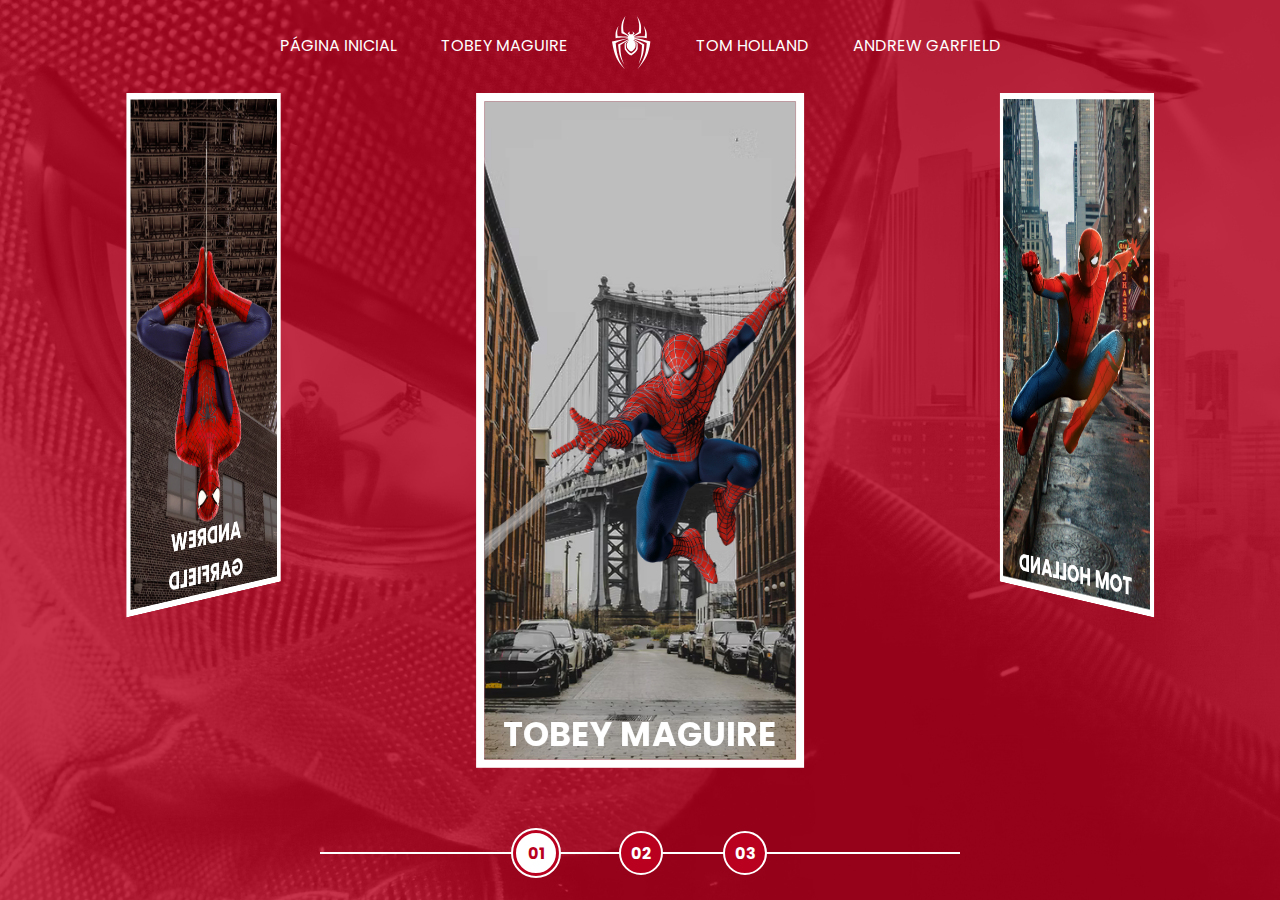
<file: index.html>
<!DOCTYPE html>
<html lang="pt-BR">
<head>
    <meta charset="UTF-8">
    <meta http-equiv="X-UA-Compatible" content="IE=edge">
    <meta name="viewport" content="width=device-width, initial-scale=1.0">
    <link rel="stylesheet" href="assets/css/home-page-styles.css">
    <script src="assets/scripts/script.js"></script>
    <title>Spider-Man | Multiversos</title>
</head>
<body>
    <nav class="s-menu">
        <ul>
            <li class="s-menu__item">
                <a href="index.html">Página Inicial</a>
            </li>
            <li class="s-menu__item">
                <a href="pages/tobey-maguire/spiderman1-1.html">Tobey Maguire</a>
            </li>
            <li class="s-menu__item s-menu__icon">
                <img src="assets/images/icons/spider.svg" alt="Spider-Man Multiverso">
            </li>
            <li class="s-menu__item">
                <a href="pages/tom-holland/spiderman2-1.html">Tom Holland</a>
            </li>
            <li class="s-menu__item">
                <a href="pages/andrew-garfield/spiderman3-1.html">Andrew Garfield</a>
            </li>
        </ul>
    </nav>
    <div class="s-container">
        <div class="s-cards-carousel" style="transform: translateZ(-40vw) rotateY(0deg);">
            <a href="pages/tobey-maguire/spiderman1-1.html" class="s-card" id="spider-man-01">
                <img class="s-card__background" src="assets/images/pic-sm-bg-01.jpg" alt="">
                <img class="s-card__image" src="assets/images/spider-man-01.png" alt="Tobey Maguire" >
                <h2 class="s-card__title">Tobey Maguire</h2>
            </a>
            <a href="pages/tom-holland/spiderman2-1.html" class="s-card" id="spider-man-02">
                <img class="s-card__background" src="assets/images/pic-sm-bg-02.jpg" alt="">
                <img class="s-card__image" src="assets/images/spider-man-02.png" alt="Tom Holland">
                <h2 class="s-card__title">Tom Holland</h2>
            </a>
            <a href="pages/andrew-garfield/spiderman3-1.html" class="s-card" id="spider-man-03">
                <img class="s-card__background" src="assets/images/pic-sm-bg-03.jpg" alt="">
                <img class="s-card__image" src="assets/images/spider-man-03.png" alt="Andrew Garfield" >
                <h2 class="s-card__title">Andrew Garfield</h2>
            </a>
        </div>
    </div>

    <div class="s-controller">
        <div id="1" onclick="selectCarouselItem(this);" class="s-controller__button s-controller__button--active">
          01
        </div>
        <div id="2" onclick="selectCarouselItem(this);" class="s-controller__button">
          02
        </div>
        <div id="3" onclick="selectCarouselItem(this);" class="s-controller__button">
          03
        </div>
        <div class="s-controller__line"></div>
    </div>
</body>
</html>
</file>
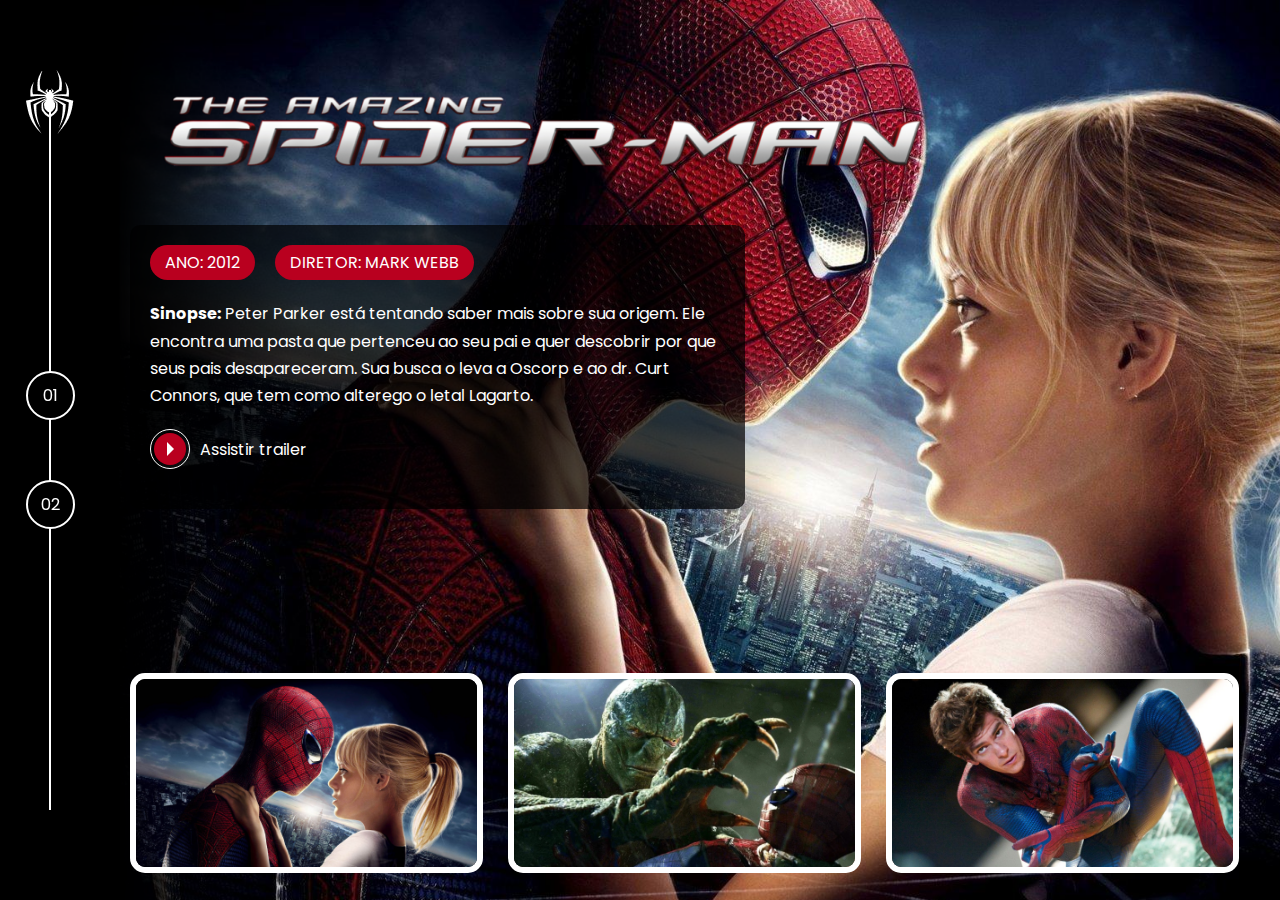
<file: pages/andrew-garfield/spiderman3-1.html>
<!DOCTYPE html>
<html lang="en">
<head>
    <meta charset="UTF-8">
    <meta http-equiv="X-UA-Compatible" content="IE=edge">
    <meta name="viewport" content="width=device-width, initial-scale=1.0">
    <title>Multiverso | Spiderman</title>
    <link rel="stylesheet" href="../../assets/css/internal.css">
    <link rel="stylesheet" href="../../assets/css/components/_gallery.css">
    <link rel="stylesheet" href="../../assets/css/components/_link-button.css">
    <link rel="stylesheet" href="../../assets/css/components/_navigator.css">
    <link rel="stylesheet" href="../../assets/css/components/_pills.css">
    <link rel="stylesheet" href="https://cdn.jsdelivr.net/npm/@fancyapps/ui@4.0/dist/fancybox.css"/>
</head>
<body>
    <div class="s-wrapper">
        <aside class="s-left-column">
            <nav class="navigator">
                <div class="navigator__icon">
                    <a href="../../index.html">
                        <img src="../../assets/images/icons/spiderman1.png" alt="Navigator Icon">
                    </a>
                </div>
                <ul>
                    <li><a href="#01">01</a></li>
                    <li><a href="spiderman3-2.html">02</a></li>
                </ul>
            </nav>
        </aside>
          <div class="s-main-content s-spiderman-03-01">
              <div class="s-main-content__top">
                  <div class="s-logo">
                      <img width="800px" src="../../assets/images/spiderman-andrew/movie-01/logo.png" alt="Spiderman (2012)" title="Spiderman (2012)">
                  </div>
                  <div class="s-description">
                      <div class="pills">
                          <ul>
                              <li>Ano: 2012</li>
                              <li>Diretor: Mark Webb</li>
                          </ul>
                      </div>
                      <div class="s-description__text">
                          <p><strong>Sinopse:</strong>&nbsp;Peter Parker está tentando saber mais sobre sua origem. Ele encontra uma pasta que pertenceu ao seu pai e quer descobrir por que seus pais desapareceram. Sua busca o leva a Oscorp e ao dr. Curt Connors, que tem como alterego o letal Lagarto.</p>
                        </div>
                        <div class="s-links">
                          <ul>
                            <li>
                              <a href="https://www.youtube.com/watch?v=-tnxzJ0SSOw&ab_channel=SonyPicturesEntertainment" class="link-button" target="_blank">
                                <span class="icon">
                                  <div class="play-icon">&nbsp;</div>
                                </span>
                                <span class="label">
                                  Assistir trailer
                                </span>
                              </a>
                            </li>
                          </ul>
                        </div>
                  </div>              
              </div>
              <div class="s-main-content__bottom">
                  <div class="gallery">
                      <ul>
                        <li>
                          <a data-fancybox href="../../assets/images/spiderman-andrew/movie-01/gallery/image-01.png">
                            <img width="341px" height="188px" src="../../assets/images/spiderman-andrew/movie-01/gallery/image-01.png" alt="">
                          </a>
                        </li>
                        <li>
                          <a data-fancybox href="../../assets/images/spiderman-andrew/movie-01/gallery/image-02.png">
                            <img width="341px" height="188px" src="../../assets/images/spiderman-andrew/movie-01/gallery/image-02.png" alt="">
                          </a>
                        </li>
                        <li>
                          <a data-fancybox href="../../assets/images/spiderman-andrew/movie-01/gallery/image-03.png">
                            <img width="341px" height="188px" src="../../assets/images/spiderman-andrew/movie-01/gallery/image-03.png" alt="">
                          </a>
                        </li>
                      </ul>
                    </div>
                </div>
            </div>
          </div>
      </div>
    </div>
    <script src="https://cdn.jsdelivr.net/npm/@fancyapps/ui@4.0/dist/fancybox.umd.js"></script>
    <script>
        //  JavaScript will go here
      </script>
</body>
</html>
</file>
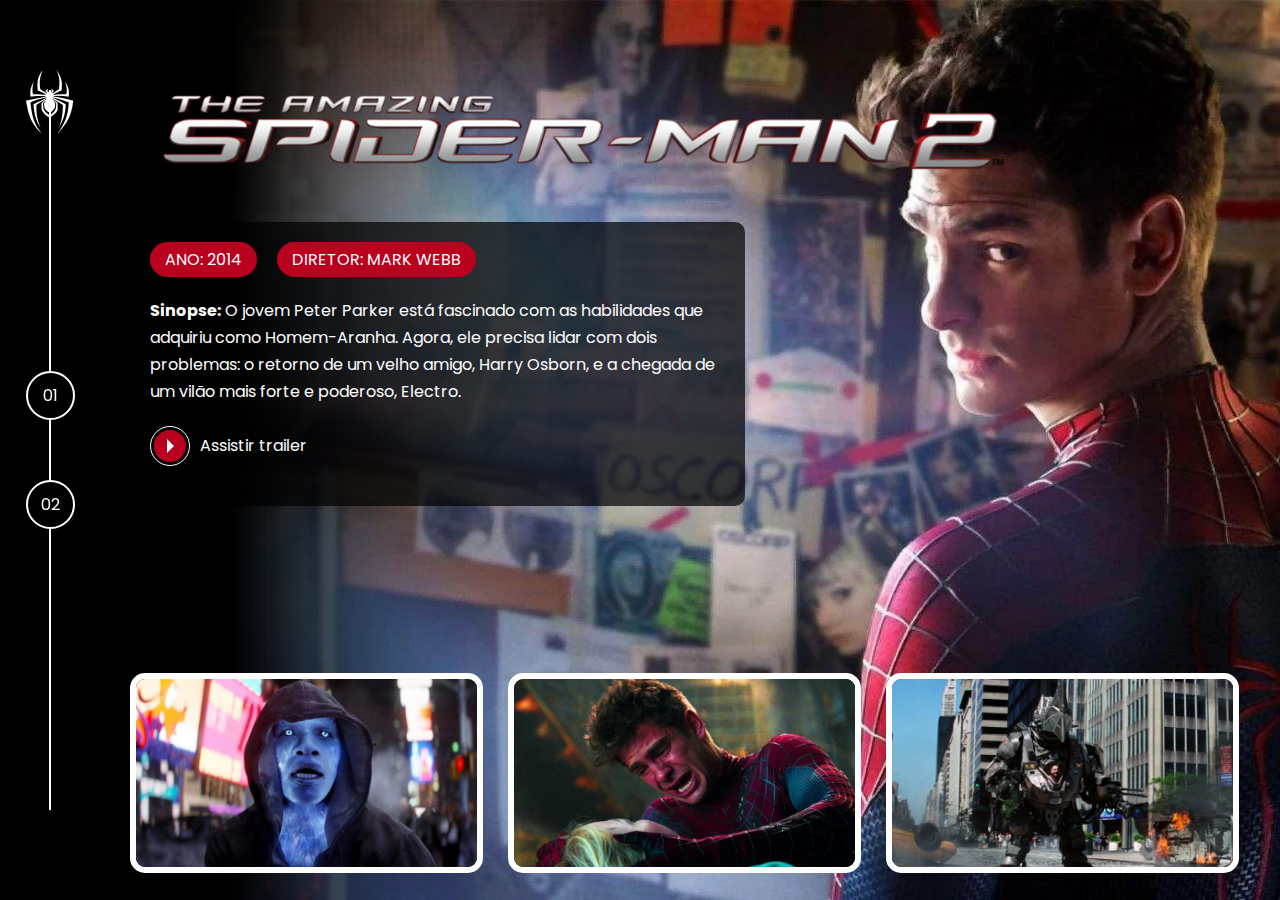
<file: pages/andrew-garfield/spiderman3-2.html>
<!DOCTYPE html>
<html lang="en">
<head>
    <meta charset="UTF-8">
    <meta http-equiv="X-UA-Compatible" content="IE=edge">
    <meta name="viewport" content="width=device-width, initial-scale=1.0">
    <title>Multiverso | Spiderman</title>
    <link rel="stylesheet" href="../../assets/css/internal.css">
    <link rel="stylesheet" href="https://cdn.jsdelivr.net/npm/@fancyapps/ui@4.0/dist/fancybox.css"/>
</head>
<body>
    <div class="s-wrapper">
        <aside class="s-left-column">
            <nav class="navigator">
                <div class="navigator__icon">
                    <a href="../../index.html">
                        <img src="../../assets/images/icons/spiderman1.png" alt="Navigator Icon">
                    </a>
                </div>
                <ul>
                    <li><a href="spiderman3-1.html">01</a></li>
                    <li><a href="#02">02</a></li>
                </ul>
            </nav>
        </aside>
          <div class="s-main-content s-spiderman-03-02">
              <div class="s-main-content__top">
                  <div class="s-logo">
                      <img width="900px" src="../../assets/images/spiderman-andrew/movie-02/logo.png" alt="Spiderman (2014)" title="Spiderman (2014)">
                  </div>
                  <div class="s-description">
                      <div class="pills">
                          <ul>
                              <li>Ano: 2014</li>
                              <li>Diretor: Mark Webb</li>
                          </ul>
                      </div>
                      <div class="s-description__text">
                          <p><strong>Sinopse:</strong>&nbsp;O jovem Peter Parker está fascinado com as habilidades que adquiriu como Homem-Aranha. Agora, ele precisa lidar com dois problemas: o retorno de um velho amigo, Harry Osborn, e a chegada de um vilão mais forte e poderoso, Electro.</p>
                        </div>
                        <div class="s-links">
                          <ul>
                            <li>
                              <a href="https://www.youtube.com/watch?v=nbp3Ra3Yp74&ab_channel=SonyPicturesEntertainment" class="link-button" target="_blank">
                                <span class="icon">
                                  <div class="play-icon">&nbsp;</div>
                                </span>
                                <span class="label">
                                  Assistir trailer
                                </span>
                              </a>
                            </li>
                          </ul>
                        </div>
                  </div>              
              </div>
              <div class="s-main-content__bottom">
                  <div class="gallery">
                      <ul>
                        <li>
                          <a data-fancybox href="../../assets/images/spiderman-andrew/movie-02/gallery/image-01.png">
                            <img width="341px" height="188px" src="../../assets/images/spiderman-andrew/movie-02/gallery/image-01.png" alt="">
                          </a>
                        </li>
                        <li>
                          <a data-fancybox href="../../assets/images/spiderman-andrew/movie-02/gallery/image-02.png">
                            <img width="341px" height="188px" src="../../assets/images/spiderman-andrew/movie-02/gallery/image-02.png" alt="">
                          </a>
                        </li>
                        <li>
                          <a data-fancybox href="../../assets/images/spiderman-andrew/movie-02/gallery/image-03.png">
                            <img width="341px" height="188px" src="../../assets/images/spiderman-andrew/movie-02/gallery/image-03.png" alt="">
                          </a>
                        </li>
                      </ul>
                    </div>
                </div>
            </div>
          </div>
      </div>
    </div>
    <script src="https://cdn.jsdelivr.net/npm/@fancyapps/ui@4.0/dist/fancybox.umd.js"></script>
    <script>
        //  JavaScript will go here
      </script>
</body>
</html>
</file>
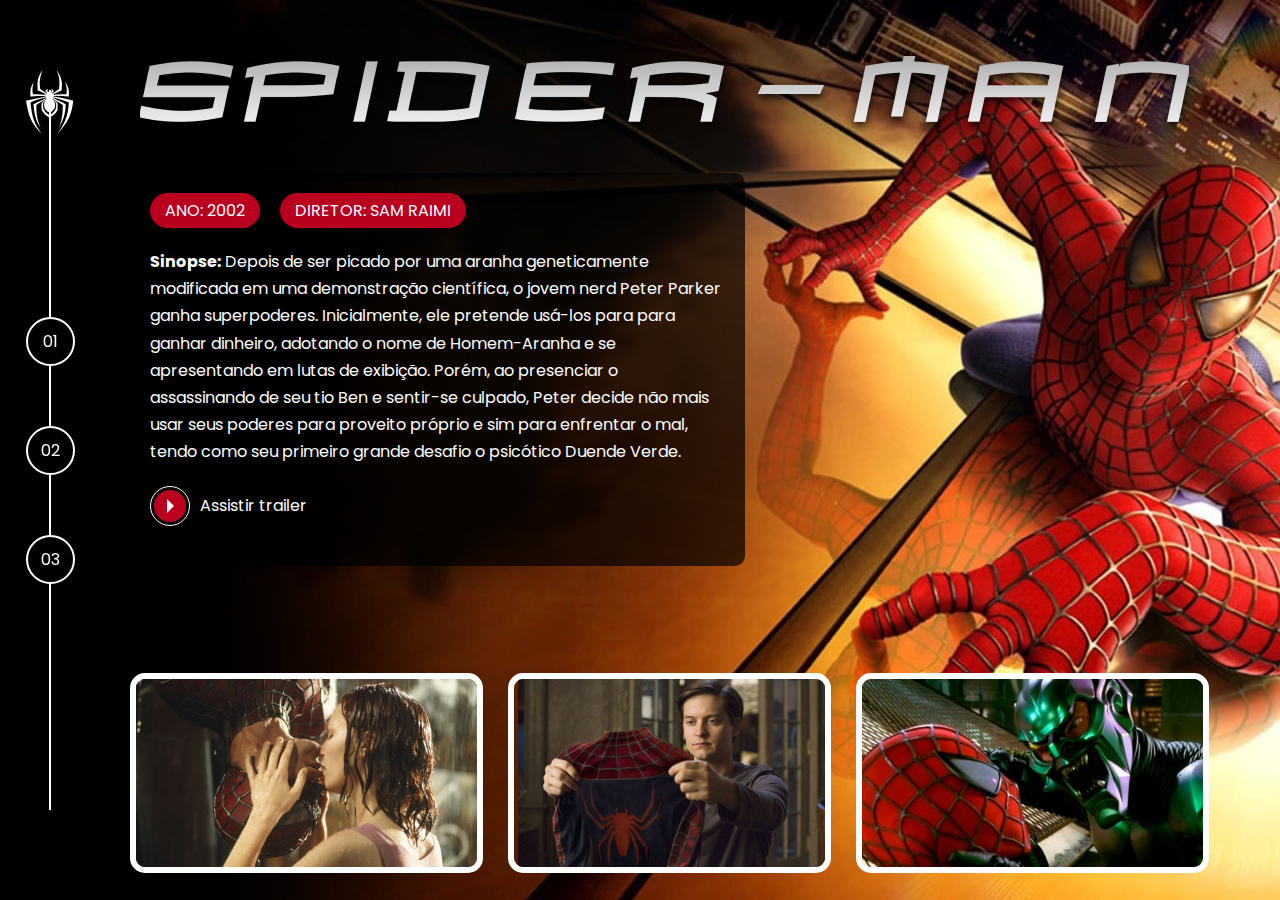
<file: pages/tobey-maguire/spiderman1-1.html>
<!DOCTYPE html>
<html lang="en">
<head>
    <meta charset="UTF-8">
    <meta http-equiv="X-UA-Compatible" content="IE=edge">
    <meta name="viewport" content="width=device-width, initial-scale=1.0">
    <title>Multiverso | Spiderman</title>
    <link rel="stylesheet" href="../../assets/css/internal.css">
    <link rel="stylesheet" href="https://cdn.jsdelivr.net/npm/@fancyapps/ui@4.0/dist/fancybox.css"/>
</head>
<body>
    <div class="s-wrapper">
        <aside class="s-left-column">
            <nav class="navigator">
                <div class="navigator__icon">
                    <a href="../../index.html">
                        <img src="../../assets/images/icons/spiderman1.png" alt="Navigator Icon">
                    </a>
                </div>
                <ul>
                    <li><a href="#01">01</a></li>
                    <li><a href="spiderman1-2.html">02</a></li>
                    <li><a href="spiderman1-3.html">03</a></li>
                </ul>
            </nav>
        </aside>
          <div class="s-main-content s-spiderman-01-01">
              <div class="s-main-content__top">
                  <div class="s-logo">
                      <img src="../../assets/images/spiderman-tobey/movie-01/logo.png" alt="Spiderman (2002)" title="Spiderman (2002)">
                  </div>
                  <div class="s-description">
                      <div class="pills">
                          <ul>
                              <li>Ano: 2002</li>
                              <li>Diretor: Sam Raimi</li>
                          </ul>
                      </div>
                      <div class="s-description__text">
                          <p><strong>Sinopse:</strong>&nbsp;Depois de ser picado por uma aranha geneticamente modificada em uma
                            demonstração científica, o jovem nerd Peter Parker ganha superpoderes. Inicialmente, ele pretende usá-los
                            para para ganhar dinheiro, adotando o nome de Homem-Aranha e se apresentando em lutas de exibição. Porém,
                            ao presenciar o assassinando de seu tio Ben e sentir-se culpado, Peter decide não mais usar seus poderes
                            para proveito próprio e sim para enfrentar o mal, tendo como seu primeiro grande desafio o psicótico
                            Duende Verde.</p>
                        </div>
                        <div class="s-links">
                          <ul>
                            <li>
                              <a href="https://www.youtube.com/watch?v=TYMMOjBUPMM" class="link-button" target="_blank">
                                <span class="icon">
                                  <div class="play-icon">&nbsp;</div>
                                </span>
                                <span class="label">
                                  Assistir trailer
                                </span>
                              </a>
                            </li>
                          </ul>
                        </div>
                  </div>              
              </div>
              <div class="s-main-content__bottom">
                  <div class="gallery">
                      <ul>
                        <li>
                          <a data-fancybox href="../../assets/images/spiderman-tobey/movie-01/gallery/image-01-full.jpg">
                            <img src="../../assets/images/spiderman-tobey/movie-01/gallery/image-01.png" alt="">
                          </a>
                        </li>
                        <li>
                          <a data-fancybox href="../../assets/images/spiderman-tobey/movie-01/gallery/image-02-full.jpg">
                            <img src="../../assets/images/spiderman-tobey/movie-01/gallery/image-02.png" alt="">
                          </a>
                        </li>
                        <li>
                          <a data-fancybox href="../../assets/images/spiderman-tobey/movie-01/gallery/image-03-full.jpg">
                            <img src="../../assets/images/spiderman-tobey/movie-01/gallery/image-03.png" alt="">
                          </a>
                        </li>
                      </ul>
                    </div>
                </div>
            </div>
          </div>
      </div>
    </div>
    <script src="https://cdn.jsdelivr.net/npm/@fancyapps/ui@4.0/dist/fancybox.umd.js"></script>
    <script>
        //  JavaScript will go here
      </script>
</body>
</html>
</file>
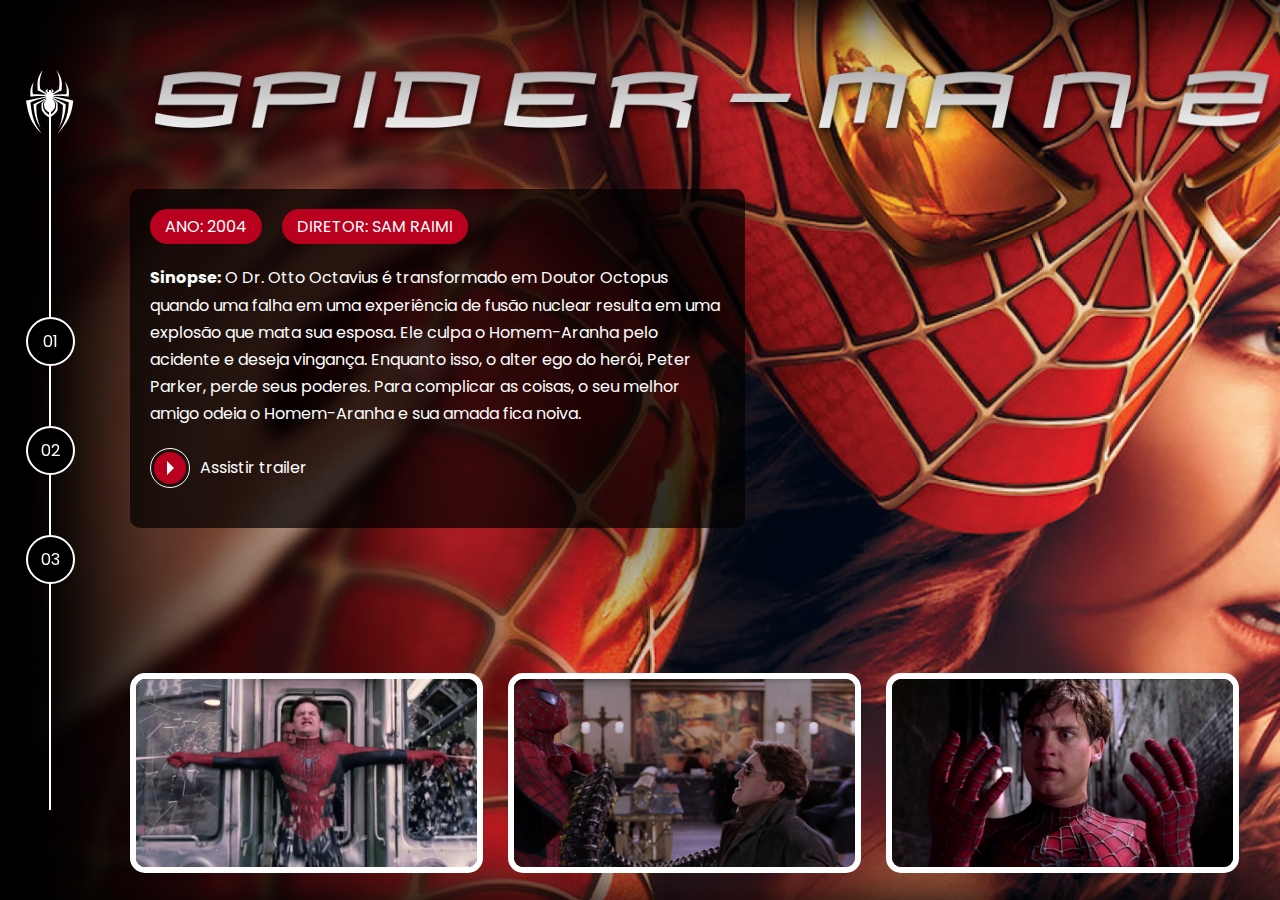
<file: pages/tobey-maguire/spiderman1-2.html>
<!DOCTYPE html>
<html lang="en">
<head>
    <meta charset="UTF-8">
    <meta http-equiv="X-UA-Compatible" content="IE=edge">
    <meta name="viewport" content="width=device-width, initial-scale=1.0">
    <title>Multiverso | Spiderman</title>
    <link rel="stylesheet" href="../../assets/css/internal.css">
    <link rel="stylesheet" href="https://cdn.jsdelivr.net/npm/@fancyapps/ui@4.0/dist/fancybox.css"/>
</head>
<body>
    <div class="s-wrapper">
        <aside class="s-left-column">
            <nav class="navigator">
                <div class="navigator__icon">
                    <a href="../../index.html">
                        <img src="../../assets/images/icons/spiderman1.png" alt="Navigator Icon">
                    </a>
                </div>
                <ul>
                    <li><a href="spiderman1-1.html">01</a></li>
                    <li><a href="#02">02</a></li>
                    <li><a href="spiderman1-3.html">03</a></li>
                </ul>
            </nav>
        </aside>
          <div class="s-main-content s-spiderman-01-02">
              <div class="s-main-content__top">
                  <div class="s-logo">
                      <img width="1169px" src="../../assets/images/spiderman-tobey/movie-02/logo.png" alt="Spiderman (2002)" title="Spiderman (2002)">
                  </div>
                  <div class="s-description">
                      <div class="pills">
                          <ul>
                              <li>Ano: 2004</li>
                              <li>Diretor: Sam Raimi</li>
                          </ul>
                      </div>
                      <div class="s-description__text">
                          <p><strong>Sinopse:</strong>&nbsp;O Dr. Otto Octavius é transformado em Doutor Octopus quando uma falha em uma experiência de fusão nuclear resulta em uma explosão que mata sua esposa. Ele culpa o Homem-Aranha pelo acidente e deseja vingança. Enquanto isso, o alter ego do herói, Peter Parker, perde seus poderes. Para complicar as coisas, o seu melhor amigo odeia o Homem-Aranha e sua amada fica noiva.</p>
                        </div>
                        <div class="s-links">
                          <ul>
                            <li>
                              <a href="https://www.youtube.com/watch?v=1s9Yln0YwCw&ab_channel=KinoCheck.com" class="link-button" target="_blank">
                                <span class="icon">
                                  <div class="play-icon">&nbsp;</div>
                                </span>
                                <span class="label">
                                  Assistir trailer
                                </span>
                              </a>
                            </li>
                          </ul>
                        </div>
                  </div>              
              </div>
              <div class="s-main-content__bottom">
                  <div class="gallery">
                      <ul>
                        <li>
                          <a data-fancybox href="../../assets/images/spiderman-tobey/movie-02/gallery/image-01.png">
                            <img width="341px" height="188px" src="../../assets/images/spiderman-tobey/movie-02/gallery/image-01.png" alt="">
                          </a>
                        </li>
                        <li>
                          <a data-fancybox href="../../assets/images/spiderman-tobey/movie-02/gallery/image-02.png">
                            <img width="341px" height="188px" src="../../assets/images/spiderman-tobey/movie-02/gallery/image-02.png" alt="">
                          </a>
                        </li>
                        <li>
                          <a data-fancybox href="../../assets/images/spiderman-tobey/movie-02/gallery/image-03.png">
                            <img width="341px" height="188px" src="../../assets/images/spiderman-tobey/movie-02/gallery/image-03.png" alt="">
                          </a>
                        </li>
                      </ul>
                    </div>
                </div>
            </div>
          </div>
      </div>
    </div>
    <script src="https://cdn.jsdelivr.net/npm/@fancyapps/ui@4.0/dist/fancybox.umd.js"></script>
    <script>
        //  JavaScript will go here
      </script>
</body>
</html>
</file>
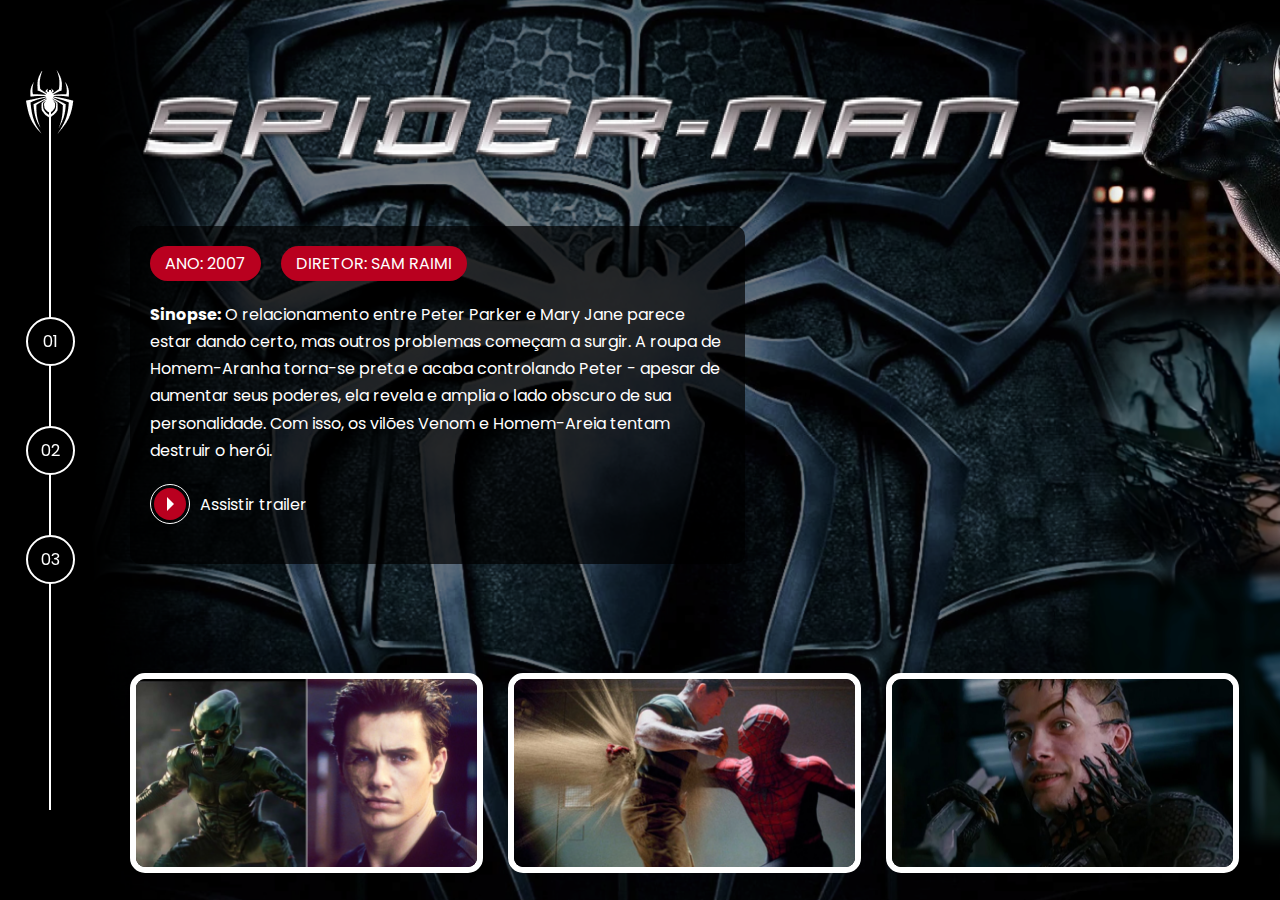
<file: pages/tobey-maguire/spiderman1-3.html>
<!DOCTYPE html>
<html lang="en">
<head>
    <meta charset="UTF-8">
    <meta http-equiv="X-UA-Compatible" content="IE=edge">
    <meta name="viewport" content="width=device-width, initial-scale=1.0">
    <title>Multiverso | Spiderman</title>
    <link rel="stylesheet" href="../../assets/css/internal.css">
    <link rel="stylesheet" href="https://cdn.jsdelivr.net/npm/@fancyapps/ui@4.0/dist/fancybox.css"/>
</head>
<body>
    <div class="s-wrapper">
        <aside class="s-left-column">
            <nav class="navigator">
                <div class="navigator__icon">
                    <a href="../../index.html">
                        <img src="../../assets/images/icons/spiderman1.png" alt="Navigator Icon">
                    </a>
                </div>
                <ul>
                    <li><a href="spiderman1-1.html">01</a></li>
                    <li><a href="spiderman1-2.html">02</a></li>
                    <li><a href="#03">03</a></li>
                </ul>
            </nav>
        </aside>
          <div class="s-main-content s-spiderman-01-03">
              <div class="s-main-content__top">
                  <div class="s-logo">
                      <img width="1069px" src="../../assets/images/spiderman-tobey/movie-03/logo.png" alt="Spiderman (2002)" title="Spiderman (2002)">
                  </div>
                  <div class="s-description">
                      <div class="pills">
                          <ul>
                              <li>Ano: 2007</li>
                              <li>Diretor: Sam Raimi</li>
                          </ul>
                      </div>
                      <div class="s-description__text">
                          <p><strong>Sinopse:</strong>&nbsp;O relacionamento entre Peter Parker e Mary Jane parece estar dando certo, mas outros problemas começam a surgir. A roupa de Homem-Aranha torna-se preta e acaba controlando Peter - apesar de aumentar seus poderes, ela revela e amplia o lado obscuro de sua personalidade. Com isso, os vilões Venom e Homem-Areia tentam destruir o herói.</p>
                        </div>
                        <div class="s-links">
                          <ul>
                            <li>
                              <a href="https://www.youtube.com/watch?v=wPosLpgMtTY&ab_channel=SonyPicturesHomeEntertainment" class="link-button" target="_blank">
                                <span class="icon">
                                  <div class="play-icon">&nbsp;</div>
                                </span>
                                <span class="label">
                                  Assistir trailer
                                </span>
                              </a>
                            </li>
                          </ul>
                        </div>
                  </div>              
              </div>
              <div class="s-main-content__bottom">
                  <div class="gallery">
                      <ul>
                        <li>
                          <a data-fancybox href="../../assets/images/spiderman-tobey/movie-03/gallery/image-01.png">
                            <img width="341px" height="188px" src="../../assets/images/spiderman-tobey/movie-03/gallery/image-01.png" alt="">
                          </a>
                        </li>
                        <li>
                          <a data-fancybox href="../../assets/images/spiderman-tobey/movie-03/gallery/image-02.png">
                            <img width="341px" height="188px" src="../../assets/images/spiderman-tobey/movie-03/gallery/image-02.png" alt="">
                          </a>
                        </li>
                        <li>
                          <a data-fancybox href="../../assets/images/spiderman-tobey/movie-03/gallery/image-03.png">
                            <img width="341px" height="188px" src="../../assets/images/spiderman-tobey/movie-03/gallery/image-03.png" alt="">
                          </a>
                        </li>
                      </ul>
                    </div>
                </div>
            </div>
          </div>
      </div>
    </div>
    <script src="https://cdn.jsdelivr.net/npm/@fancyapps/ui@4.0/dist/fancybox.umd.js"></script>
    <script>
        //  JavaScript will go here
      </script>
</body>
</html>
</file>
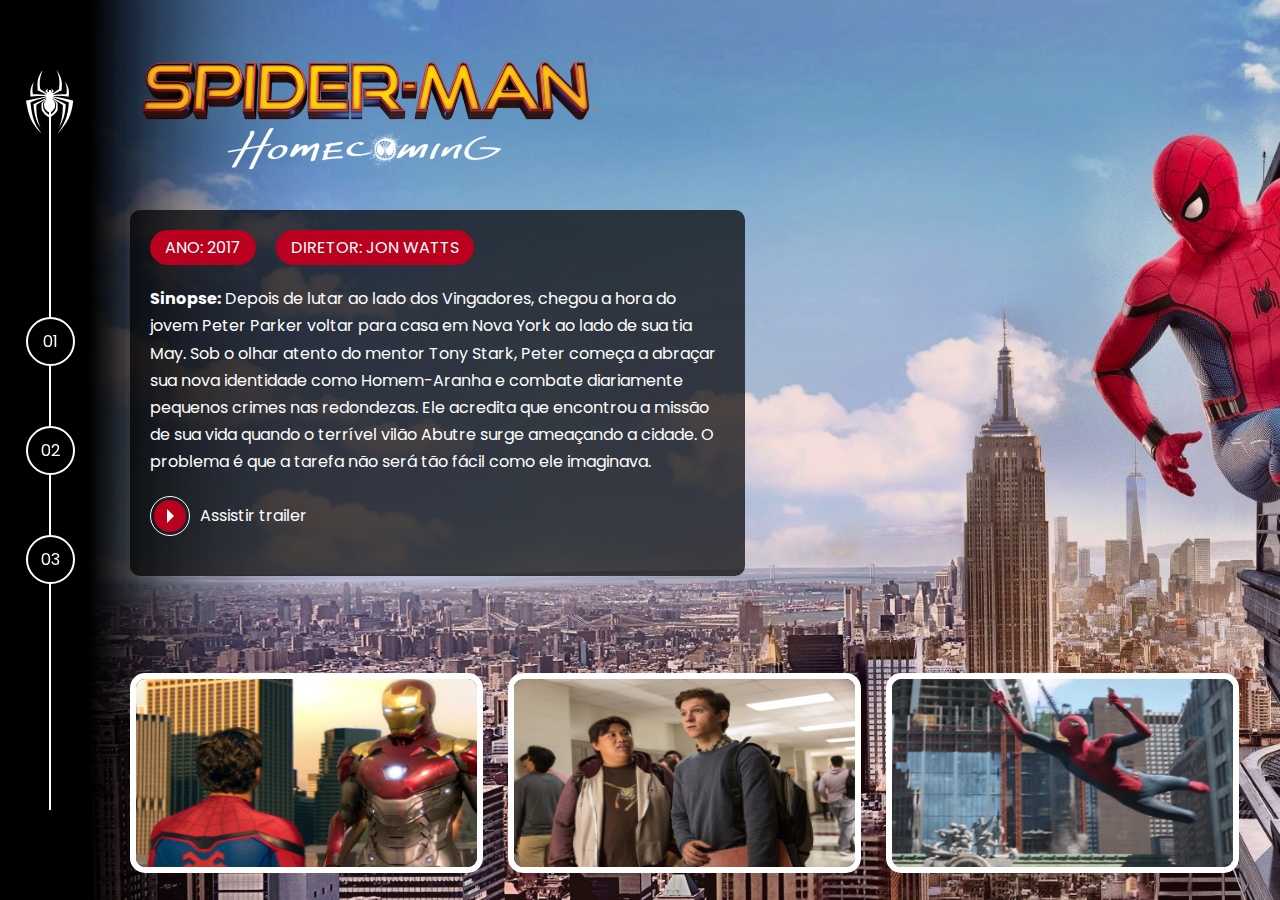
<file: pages/tom-holland/spiderman2-1.html>
<!DOCTYPE html>
<html lang="en">
<head>
    <meta charset="UTF-8">
    <meta http-equiv="X-UA-Compatible" content="IE=edge">
    <meta name="viewport" content="width=device-width, initial-scale=1.0">
    <title>Multiverso | Spiderman</title>
    <link rel="stylesheet" href="../../assets/css/internal.css">
    <link rel="stylesheet" href="https://cdn.jsdelivr.net/npm/@fancyapps/ui@4.0/dist/fancybox.css"/>
</head>
<body>
    <div class="s-wrapper">
        <aside class="s-left-column">
            <nav class="navigator">
                <div class="navigator__icon">
                    <a href="../../index.html">
                        <img src="../../assets/images/icons/spiderman1.png" alt="Navigator Icon">
                    </a>
                </div>
                <ul>
                    <li><a href="#01">01</a></li>
                    <li><a href="spiderman2-2.html">02</a></li>
                    <li><a href="spiderman2-3.html">03</a></li>
                </ul>
            </nav>
        </aside>
          <div class="s-main-content s-spiderman-02-01">
              <div class="s-main-content__top">
                  <div class="s-logo">
                      <img width="480px" src="../../assets/images/spiderman-tom/movie-01/logo.png" alt="Spiderman (2017)" title="Spiderman (2017)">
                  </div>
                  <div class="s-description">
                      <div class="pills">
                          <ul>
                              <li>Ano: 2017</li>
                              <li>Diretor: Jon Watts</li>
                          </ul>
                      </div>
                      <div class="s-description__text">
                          <p><strong>Sinopse:</strong>&nbsp;Depois de lutar ao lado dos Vingadores, chegou a hora do jovem Peter Parker voltar para casa em Nova York ao lado de sua tia May. Sob o olhar atento do mentor Tony Stark, Peter começa a abraçar sua nova identidade como Homem-Aranha e combate diariamente pequenos crimes nas redondezas. Ele acredita que encontrou a missão de sua vida quando o terrível vilão Abutre surge ameaçando a cidade. O problema é que a tarefa não será tão fácil como ele imaginava.</p>
                        </div>
                        <div class="s-links">
                          <ul>
                            <li>
                              <a href="https://www.youtube.com/watch?v=rk-dF1lIbIg&ab_channel=SonyPicturesEntertainment" class="link-button" target="_blank">
                                <span class="icon">
                                  <div class="play-icon">&nbsp;</div>
                                </span>
                                <span class="label">
                                  Assistir trailer
                                </span>
                              </a>
                            </li>
                          </ul>
                        </div>
                  </div>              
              </div>
              <div class="s-main-content__bottom">
                  <div class="gallery">
                      <ul>
                        <li>
                          <a data-fancybox href="../../assets/images/spiderman-tom/movie-01/gallery/image-02.png">
                            <img width="341px" height="188px" src="../../assets/images/spiderman-tom/movie-01/gallery/image-02.png" alt="">
                          </a>
                        </li>
                        <li>
                          <a data-fancybox href="../../assets/images/spiderman-tom/movie-01/gallery/image-03.png">
                            <img width="341px" height="188px" src="../../assets/images/spiderman-tom/movie-01/gallery/image-03.png" alt="">
                          </a>
                        </li>
                        <li>
                          <a data-fancybox href="../../assets/images/spiderman-tom/movie-01/gallery/image-04.png">
                            <img width="341px" height="188px" src="../../assets/images/spiderman-tom/movie-01/gallery/image-04.png" alt="">
                          </a>
                        </li>
                      </ul>
                    </div>
                </div>
            </div>
          </div>
      </div>
    </div>
    <script src="https://cdn.jsdelivr.net/npm/@fancyapps/ui@4.0/dist/fancybox.umd.js"></script>
    <script>
        //  JavaScript will go here
      </script>
</body>
</html>
</file>
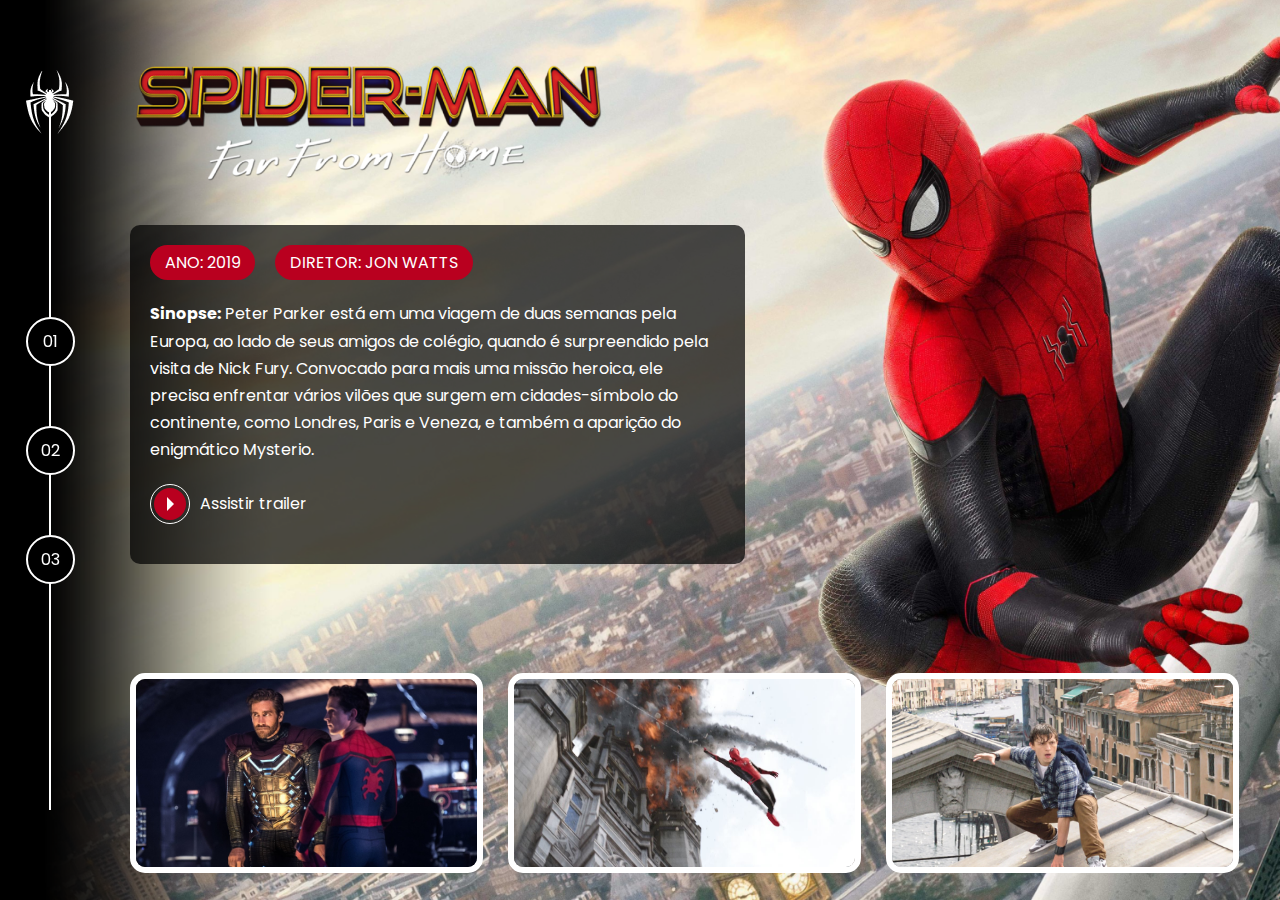
<file: pages/tom-holland/spiderman2-2.html>
<!DOCTYPE html>
<html lang="en">
<head>
    <meta charset="UTF-8">
    <meta http-equiv="X-UA-Compatible" content="IE=edge">
    <meta name="viewport" content="width=device-width, initial-scale=1.0">
    <title>Multiverso | Spiderman</title>
    <link rel="stylesheet" href="../../assets/css/internal.css">
    <link rel="stylesheet" href="https://cdn.jsdelivr.net/npm/@fancyapps/ui@4.0/dist/fancybox.css"/>
</head>
<body>
    <div class="s-wrapper">
        <aside class="s-left-column">
            <nav class="navigator">
                <div class="navigator__icon">
                    <a href="../../index.html">
                        <img src="../../assets/images/icons/spiderman1.png" alt="Navigator Icon">
                    </a>
                </div>
                <ul>
                    <li><a href="spiderman2-1.html">01</a></li>
                    <li><a href="#02">02</a></li>
                    <li><a href="spiderman2-3.html">03</a></li>
                </ul>
            </nav>
        </aside>
          <div class="s-main-content s-spiderman-02-02">
              <div class="s-main-content__top">
                  <div class="s-logo">
                      <img width="480px" src="../../assets/images/spiderman-tom/movie-02/logo.png" alt="Spiderman (2019)" title="Spiderman (2019)">
                  </div>
                  <div class="s-description">
                      <div class="pills">
                          <ul>
                              <li>Ano: 2019</li>
                              <li>Diretor: Jon Watts</li>
                          </ul>
                      </div>
                      <div class="s-description__text">
                          <p><strong>Sinopse:</strong>&nbsp;Peter Parker está em uma viagem de duas semanas pela Europa, ao lado de seus amigos de colégio, quando é surpreendido pela visita de Nick Fury. Convocado para mais uma missão heroica, ele precisa enfrentar vários vilões que surgem em cidades-símbolo do continente, como Londres, Paris e Veneza, e também a aparição do enigmático Mysterio.</p>
                        </div>
                        <div class="s-links">
                          <ul>
                            <li>
                              <a href="https://www.youtube.com/watch?v=Nt9L1jCKGnE&ab_channel=SonyPicturesEntertainment" class="link-button" target="_blank">
                                <span class="icon">
                                  <div class="play-icon">&nbsp;</div>
                                </span>
                                <span class="label">
                                  Assistir trailer
                                </span>
                              </a>
                            </li>
                          </ul>
                        </div>
                  </div>              
              </div>
              <div class="s-main-content__bottom">
                  <div class="gallery">
                      <ul>
                        <li>
                          <a data-fancybox href="../../assets/images/spiderman-tom/movie-02/gallery/image-01.jpg">
                            <img width="341px" height="188px" src="../../assets/images/spiderman-tom/movie-02/gallery/image-01.jpg" alt="">
                          </a>
                        </li>
                        <li>
                          <a data-fancybox href="../../assets/images/spiderman-tom/movie-02/gallery/image-02.jpg">
                            <img width="341px" height="188px" src="../../assets/images/spiderman-tom/movie-02/gallery/image-02.jpg" alt="">
                          </a>
                        </li>
                        <li>
                          <a data-fancybox href="../../assets/images/spiderman-tom/movie-02/gallery/image-03.jpg">
                            <img width="341px" height="188px" src="../../assets/images/spiderman-tom/movie-02/gallery/image-03.jpg" alt="">
                          </a>
                        </li>
                      </ul>
                    </div>
                </div>
            </div>
          </div>
      </div>
    </div>
    <script src="https://cdn.jsdelivr.net/npm/@fancyapps/ui@4.0/dist/fancybox.umd.js"></script>
    <script>
        //  JavaScript will go here
      </script>
</body>
</html>
</file>
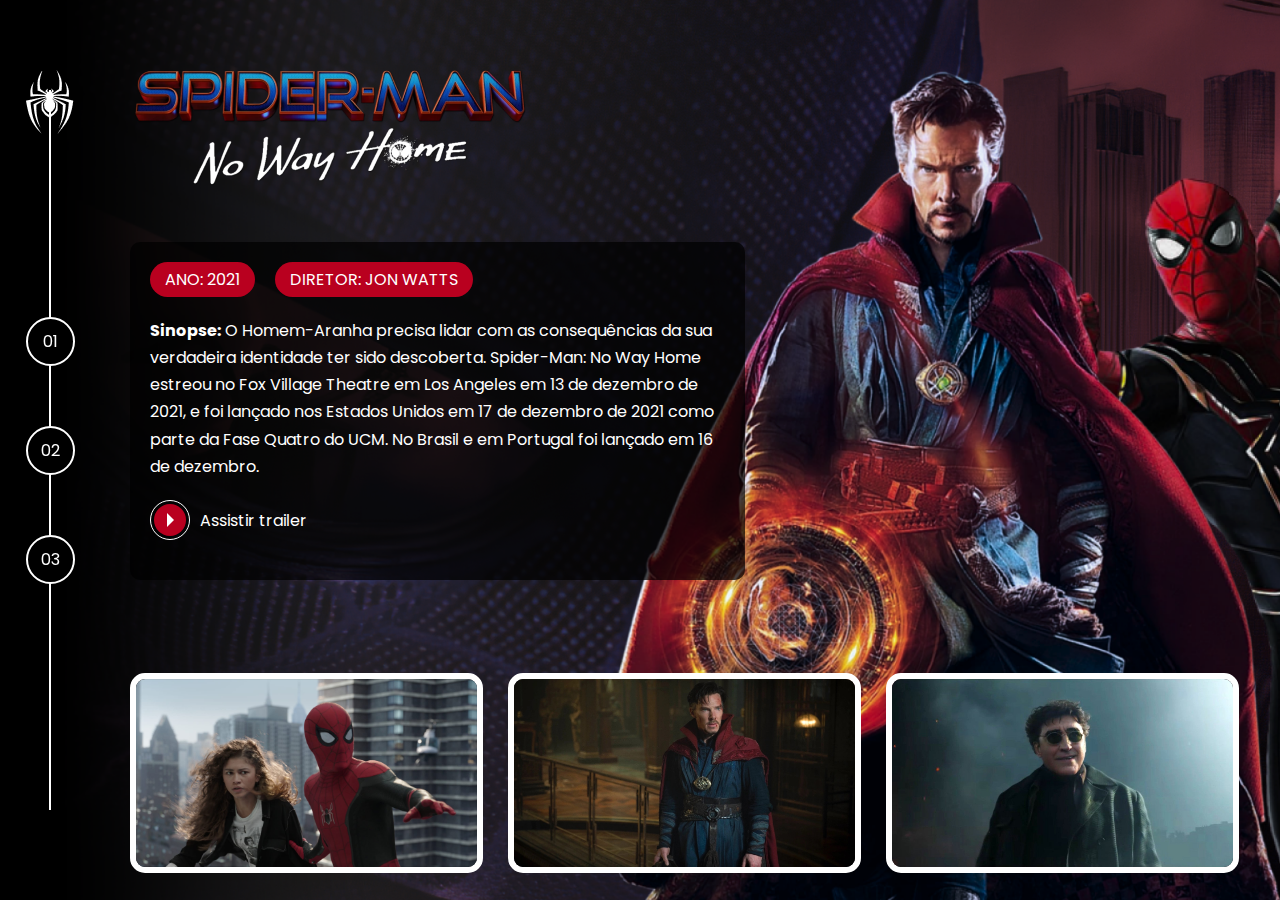
<file: pages/tom-holland/spiderman2-3.html>
<!DOCTYPE html>
<html lang="en">
<head>
    <meta charset="UTF-8">
    <meta http-equiv="X-UA-Compatible" content="IE=edge">
    <meta name="viewport" content="width=device-width, initial-scale=1.0">
    <title>Multiverso | Spiderman</title>
    <link rel="stylesheet" href="../../assets/css/internal.css">
    <link rel="stylesheet" href="https://cdn.jsdelivr.net/npm/@fancyapps/ui@4.0/dist/fancybox.css"/>
</head>
<body>
    <div class="s-wrapper">
        <aside class="s-left-column">
            <nav class="navigator">
                <div class="navigator__icon">
                    <a href="../../index.html">
                        <img src="../../assets/images/icons/spiderman1.png" alt="Navigator Icon">
                    </a>
                </div>
                <ul>
                    <li><a href="spiderman2-1.html">01</a></li>
                    <li><a href="spiderman2-2.html">02</a></li>
                    <li><a href="#03">03</a></li>
                </ul>
            </nav>
        </aside>
          <div class="s-main-content s-spiderman-02-03">
              <div class="s-main-content__top">
                  <div class="s-logo">
                      <img width="400px" src="../../assets/images/spiderman-tom/movie-03/logo.png" alt="Spiderman (2021)" title="Spiderman (2021)">
                  </div>
                  <div class="s-description">
                      <div class="pills">
                          <ul>
                              <li>Ano: 2021</li>
                              <li>Diretor: Jon Watts</li>
                          </ul>
                      </div>
                      <div class="s-description__text">
                          <p><strong>Sinopse:</strong>&nbsp;O Homem-Aranha precisa lidar com as consequências da sua verdadeira identidade ter sido descoberta. Spider-Man: No Way Home estreou no Fox Village Theatre em Los Angeles em 13 de dezembro de 2021, e foi lançado nos Estados Unidos em 17 de dezembro de 2021 como parte da Fase Quatro do UCM. No Brasil e em Portugal foi lançado em 16 de dezembro.</p>
                        </div>
                        <div class="s-links">
                          <ul>
                            <li>
                              <a href="https://www.youtube.com/watch?v=JfVOs4VSpmA&ab_channel=SonyPicturesEntertainment" class="link-button" target="_blank">
                                <span class="icon">
                                  <div class="play-icon">&nbsp;</div>
                                </span>
                                <span class="label">
                                  Assistir trailer
                                </span>
                              </a>
                            </li>
                          </ul>
                        </div>
                  </div>              
              </div>
              <div class="s-main-content__bottom">
                  <div class="gallery">
                      <ul>
                        <li>
                          <a data-fancybox href="../../assets/images/spiderman-tom/movie-03/gallery/image-01.jpg">
                            <img width="341px" height="188px" src="../../assets/images/spiderman-tom/movie-03/gallery/image-01.jpg" alt="">
                          </a>
                        </li>
                        <li>
                          <a data-fancybox href="../../assets/images/spiderman-tom/movie-03/gallery/image-02.jpg">
                            <img width="341px" height="188px" src="../../assets/images/spiderman-tom/movie-03/gallery/image-02.jpg" alt="">
                          </a>
                        </li>
                        <li>
                          <a data-fancybox href="../../assets/images/spiderman-tom/movie-03/gallery/image-03.jpg">
                            <img width="341px" height="188px" src="../../assets/images/spiderman-tom/movie-03/gallery/image-03.jpg" alt="">
                          </a>
                        </li>
                      </ul>
                    </div>
                </div>
            </div>
          </div>
      </div>
    </div>
    <script src="https://cdn.jsdelivr.net/npm/@fancyapps/ui@4.0/dist/fancybox.umd.js"></script>
    <script>
        //  JavaScript will go here
      </script>
</body>
</html>
</file>
<file: assets/css/components/_gallery.css>
.gallery {
    padding: 20px;
    padding-left: 0;
}

.gallery ul {
    display: flex;
    flex-direction: row;
}

.gallery ul li {
    margin-left: 25px;
}

.gallery ul li:first-child {
    margin-left: 0px;
}

.gallery ul li a img {
    border: 6px solid #FFF;
    border-radius: 15px;
}
</file>
<file: assets/css/components/_link-button.css>
a.link-button {
    display: flex;
    align-items: center;
    justify-content: center;
    color: #FFF;
}

a.link-button .icon {
    width: 32px;
    height: 32px;
    padding: 3px;
    background-color: var(--primary-color);
    border: 1px solid #FFF;
    background-clip: content-box;
    border-radius: 50%;
    position: relative;
    display: flex;
    align-items: center;
    justify-content: center;
}

a.link-button .icon .play-icon {
    border: 7px solid #FFF;
    width: 0;
    height: 0;
    border-top-color: transparent;
    border-right-color: transparent;
    border-bottom-color: transparent;
    margin-right: -7px;
}

a.link-button .label {
    margin-left: 10px;
}
</file>
<file: assets/css/components/_navigator.css>
.navigator {
    height: 80vh;
    display: flex;
    justify-content: center;
    align-items: center;
    width: 100%;
    position: relative;
}

.navigator ul li {
    margin: 60px 0;
}

.navigator ul li:first-child {
    margin-top: 0;
}

.navigator ul li:last-child {
    margin-bottom: 0;
}

.navigator ul li a {
    color: #FFF;
    border: 2px solid #FFF;
    width: 45px;
    height: 45px;
    border-radius: 50%;
    background-color: #000;
    display: flex;
    align-items: center;
    justify-content: center;
}

.navigator::before {
    content: '';
    position: absolute;
    top: 0;
    width: 2px;
    height: 100%;
    background-color: #FFF;
    z-index: 0;
}

.navigator ul {
    z-index: 1;
}

.navigator ul li a:hover,
.navigator ul li a.active {
    color: var(--primary-color);
    background-color: #FFF;
}

.navigator__icon {
    position: absolute;
    top: -20px;
}
</file>
<file: assets/css/components/_pills.css>
.pills ul {
    display: flex;
    flex-direction: row;
}

.pills ul li {
    background-color: var(--primary-color);
    color: #FFF;
    padding: 5px 15px;
    margin: 0 10px;
    border-radius: 20px;
    text-transform: uppercase;
}

.pills ul li:first-child {
    margin-left: 0;
}
</file>
<file: assets/css/home-page-styles.css>
@import url('../css/global.css');
@import url('../css/reset.css');

body {
    background-color: var(--primary-color);
}

body::before {
    content: "";
    background-image: url('../images/spider-man-background.jpg');
    background-repeat: no-repeat;
    background-position: center;
    background-size: cover;
    width: 100%;
    height: 100%;
    position: absolute;
    opacity: 0.2;
    transition: background-image 1s ease-in-out, opacity 1s ease-in-out;
}

.s-menu {
    padding: 1rem 0;
    width: 100%;
    text-align: center;
    position: relative;
}

.s-menu__item {
    display: inline-block;
    text-transform: uppercase;
    margin: 0 1.25rem;
}

.s-menu__item:hover {
    text-decoration: underline;
}

.s-menu__icon {
    width: 2.5rem;
    margin: 0 1.25rem;
    vertical-align: middle;
}

.s-container {
    position: relative;
    display: flex;
    flex-direction: row;
    align-items: center;
    justify-content: space-evenly;
    perspective: 3000px;
}

.s-card {
    border: 0.5rem solid #FFF;
    width: 100%;
    height: 70vh;
    position: absolute;
    transition: filter .5s ease-in-out;
}

.s-card:nth-child(1) {
    transform: rotateY(0deg) translateZ(50vw);
}

.s-card:nth-child(2) {
    transform: rotateY(120deg) translateZ(50vw);
}

.s-card:nth-child(3) {
    transform: rotateY(240deg) translateZ(50vw);
}

.s-card__background {
    width: 100%;
    height: 100%;
    object-fit: cover;
    position: absolute;
    opacity: 1;
    transition: opacity 1s ease-in-out;
}

.s-card__image {
    width: 100%;
    height: 100%;
    object-fit: contain;
    position: relative;
    transition: 1s ease-in-out;
}

.s-card__title {
    font-size: 2rem;
    text-transform: uppercase;
    text-align: center;
    position: absolute;
    width: 100%;
    bottom: 0;
    transition: bottom 1s ease-in-out;
}

.s-controller {
    position: absolute;
    display: flex;
    justify-content: center;
    align-items: center;
    margin-top: 3rem;
    bottom: 1.5rem;
    width: 100%;
}

.s-controller__button {
    display: flex;
    align-items: center;
    justify-content: center;
    width: 2.5rem;
    height: 2.5rem;
    border: 2px solid #FFF;
    border-radius: 50%;
    background-color: var(--primary-color);
    text-align: center;
    font-size: 1rem;
    font-weight: bold;
    cursor: pointer;
    z-index: 1;
    transition: transform 0.3s ease-in-out;
}

.s-controller__button:hover {
    transform: scale(1.1);
}

.s-controller__button:nth-child(2) {
    margin: 0 3.75rem;
}

.s-controller__button--active {
    background-color: #FFF;
    color: var(--primary-color);
    border: 0.1875rem solid var(--primary-color);
    outline: 0.125rem solid #FFF;
}

.s-controller__line {
    background-color: white;
    width: 50%;
    height: 2px;
    position: absolute;
}

/* Hover Animation */

.s-card--hovered .s-card__background {
    cursor: pointer;
    opacity: 0;
}

.s-card--hovered .s-card__image {
    transform: scale(1.4);
    filter: drop-shadow(30px 10px 4px rgba(0, 0, 0, .5));
}

body#spider-man-01--hovered::before {
    background-image: url('../images/pic-sm-bg-01.jpg');
}

body#spider-man-02--hovered::before {
    background-image: url('../images/pic-sm-bg-02.jpg');
}

body#spider-man-03--hovered::before {
    background-image: url('../images/pic-sm-bg-03.jpg');
}

body[id^="spider-man-"]::before {
    opacity: 1;
}

body[id^="spider-man-"] .s-card:not(.s-card--hovered) {
    filter: grayscale(100%);
}

.s-card--hovered .s-card__title {
    bottom: 50%;
}

.s-cards-carousel {
    display: flex;
    justify-content: center;
    width: calc(100vw / 3 - 10%);
    transform-style: preserve-3d;
    transition: transform 0.4s ease-in;
}
</file>
<file: assets/css/internal.css>
@import url('reset.css');
@import url('global.css');
@import url('components/_navigator.css');
@import url('components/_pills.css');
@import url('components/_link-button.css');
@import url('components/_gallery.css');

.s-wrapper {
    display: flex;
    height: 100vh;
    flex-flow: row nowrap;
    background-color: aqua;
}

.s-wrapper .s-left-column {
    width: 100px;
    height: 100%;
    display: flex;
    justify-content: center;
    align-items: center;
    position: fixed;
    padding-right: 50px;
    left: 0;
    top: 0;
    z-index: 1;
}

.s-wrapper .s-main-content {
    height: 100%;
    width: 100%;
    padding-left: 130px;
    position: relative;
}

.s-wrapper .s-main-content__top {
    height: 80vh;
    display: flex;
    flex-direction: column;
    justify-content: flex-start;
}

.s-wrapper .s-main-content__bottom {
    height: 20vh;
    display: flex;
    flex-direction: column;
    justify-content: flex-end;
}

.s-wrapper .s-main-content .s-logo img {
    margin-top: 50px;
    margin-left: 0;
    margin-bottom: 30px;
}

.s-wrapper .s-main-content__top .s-description {
    background-color: rgba(0, 0, 0, .7);
    max-width: 50%;
    padding: 20px;
    border-radius: 10px;
}

.s-wrapper .s-main-content__top .s-description .s-description__text p {
    color: #FFF;
    line-height: 170%;
}

.s-wrapper .s-main-content__top .s-description .pills {
    margin-bottom: 20px;
}

.s-wrapper .s-main-content .s-links {
    padding: 20px;
    padding-left: 0;
}

.s-wrapper .s-main-content .s-links ul {
    display: flex;
    flex-direction: row;
}

.s-spiderman-01-01 {
    background-image: url('../images/spiderman-tobey/movie-01/background.png');
    background-size: cover;
    overflow: hidden;
}

.s-spiderman-01-02 {
    background-image: url('../images/spiderman-tobey/movie-02/background.png');
    background-size: cover;
    overflow: hidden;
}

.s-spiderman-01-03 {
    background-image: url('../images/spiderman-tobey/movie-03/background.png');
    background-size: cover;
    overflow: hidden;
}

.s-spiderman-02-01 {
    background-image: url('../images/spiderman-tom/movie-01/background.png');
    background-size: cover;
    overflow: hidden;
}

.s-spiderman-02-02 {
    background-image: url('../images/spiderman-tom/movie-02/background.png');
    background-size: cover;
    overflow: hidden;
}

.s-spiderman-02-03 {
    background-image: url('../images/spiderman-tom/movie-03/background.png');
    background-size: cover;
    overflow: hidden;
}

.s-spiderman-03-01 {
    background-image: url('../images/spiderman-andrew/movie-01/background.png');
    background-size: cover;
    overflow: hidden;
}

.s-spiderman-03-02 {
    background-image: url('../images/spiderman-andrew/movie-02/background.png');
    background-size: cover;
    overflow: hidden;
}

.gallery {
    padding: 20px;
    padding-left: 0;
}

.gallery ul {
    display: flex;
    flex-direction: row;
}

.gallery ul li {
    margin-left: 25px;
}

.gallery ul li:first-child {
    margin-left: 0px;
}

.gallery ul li a img {
    border: 6px solid #FFF;
    border-radius: 15px;
}

a.link-button {
    display: flex;
    align-items: center;
    justify-content: center;
    color: #FFF;
}

a.link-button .icon {
    width: 32px;
    height: 32px;
    padding: 3px;
    background-color: var(--primary-color);
    border: 1px solid #FFF;
    background-clip: content-box;
    border-radius: 50%;
    position: relative;
    display: flex;
    align-items: center;
    justify-content: center;
}

a.link-button .icon .play-icon {
    border: 7px solid #FFF;
    width: 0;
    height: 0;
    border-top-color: transparent;
    border-right-color: transparent;
    border-bottom-color: transparent;
    margin-right: -7px;
}

a.link-button .label {
    margin-left: 10px;
}

.navigator {
    height: 80vh;
    display: flex;
    justify-content: center;
    align-items: center;
    width: 100%;
    position: relative;
}

.navigator ul li {
    margin: 60px 0;
}

.navigator ul li:first-child {
    margin-top: 0;
}

.navigator ul li:last-child {
    margin-bottom: 0;
}

.navigator ul li a {
    color: #FFF;
    border: 2px solid #FFF;
    width: 45px;
    height: 45px;
    border-radius: 50%;
    background-color: #000;
    display: flex;
    align-items: center;
    justify-content: center;
}

.navigator::before {
    content: '';
    position: absolute;
    top: 0;
    width: 2px;
    height: 100%;
    background-color: #FFF;
    z-index: 0;
}

.navigator ul {
    z-index: 1;
}

.navigator ul li a:hover,
.navigator ul li a.active {
    color: var(--primary-color);
    background-color: #FFF;
}

.navigator__icon {
    position: absolute;
    top: -20px;
}

.pills ul {
    display: flex;
    flex-direction: row;
}

.pills ul li {
    background-color: var(--primary-color);
    color: #FFF;
    padding: 5px 15px;
    margin: 0 10px;
    border-radius: 20px;
    text-transform: uppercase;
}

.pills ul li:first-child {
    margin-left: 0;
}
</file>
